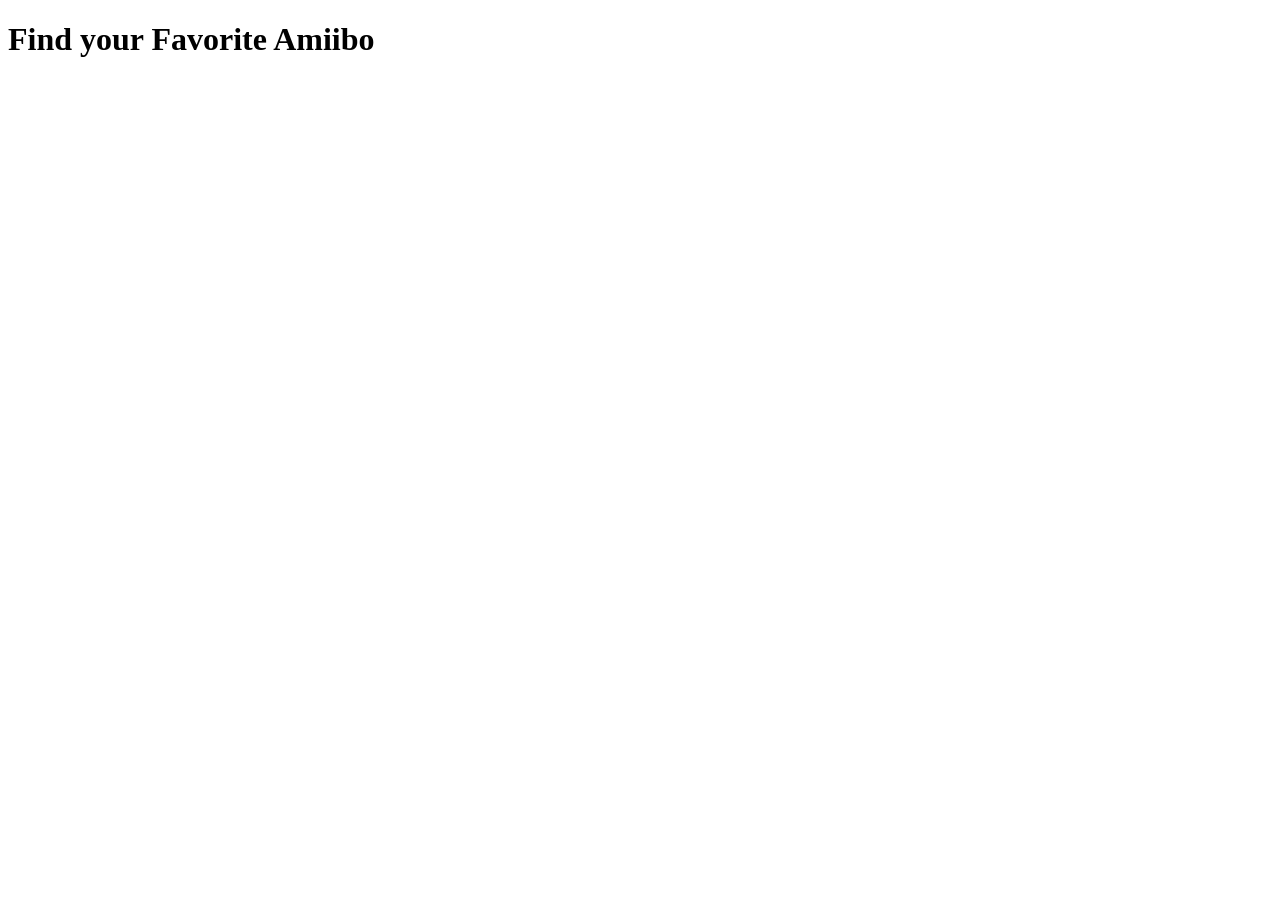
<file: HTML/index.html>
<!DOCTYPE html>
<html lang="en">
<head>
    <meta charset="UTF-8">
    <meta name="viewport" content="width=device-width, initial-scale=1.0">
    <title>Amiibo</title>
</head>
<body>
    <h1>Find your Favorite Amiibo</h1>
    
</body>
</html>
</file>
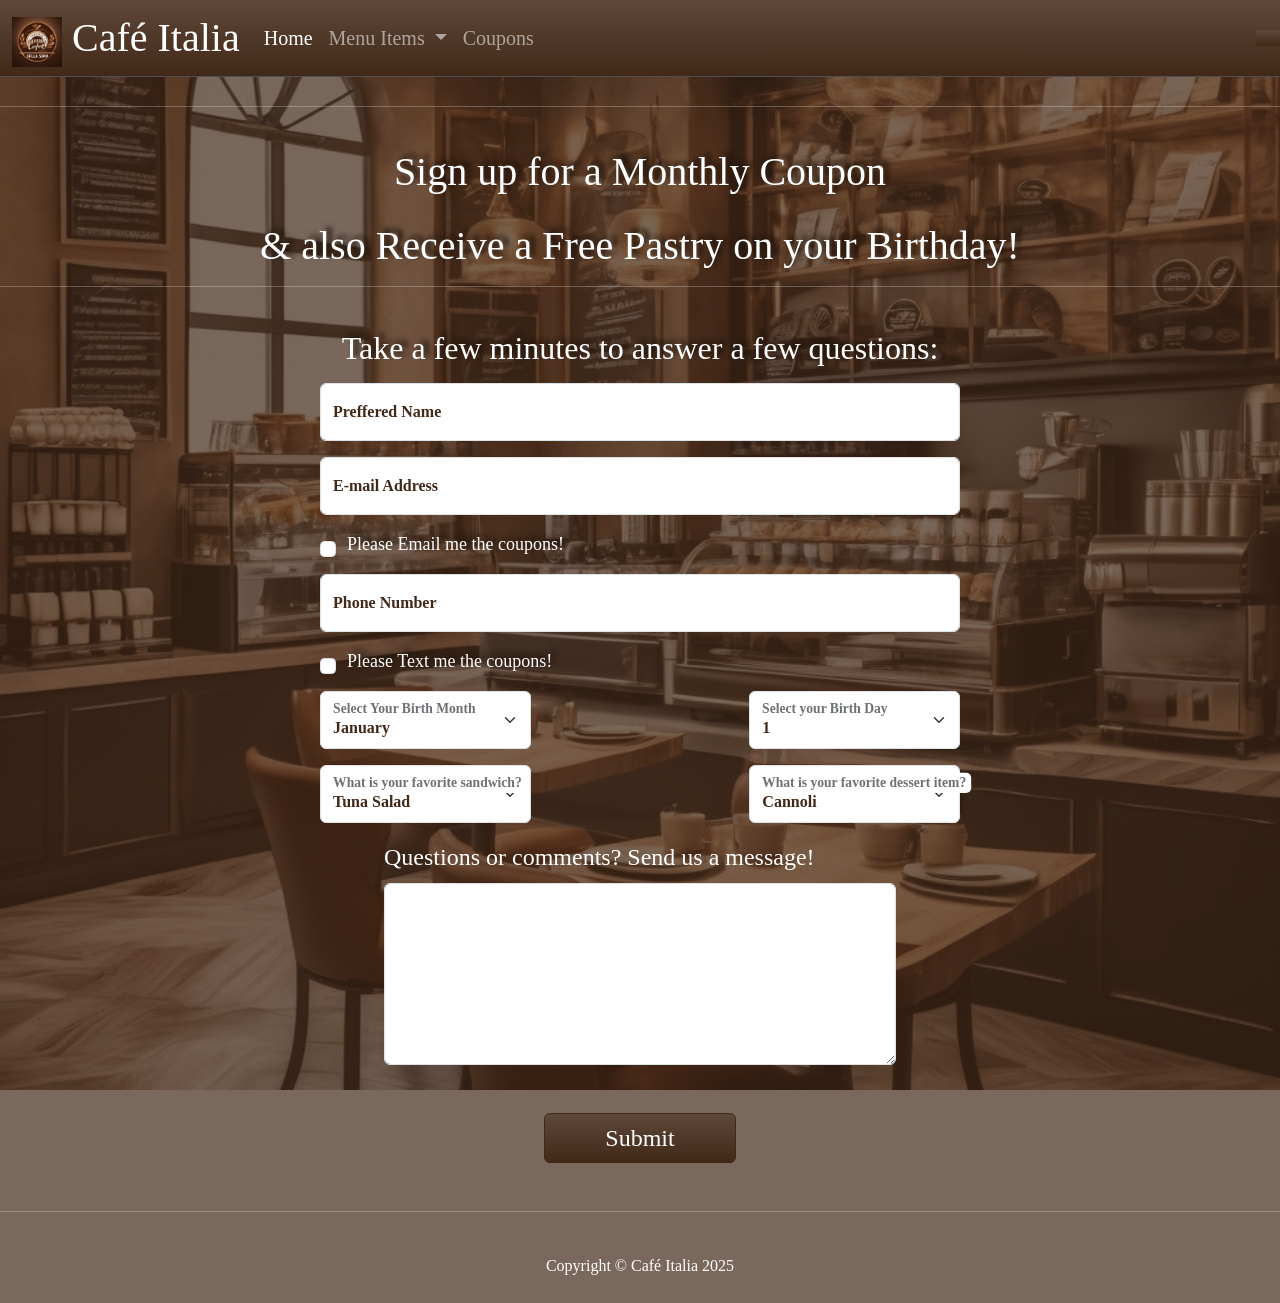
<file: Coupons.html>
<!DOCTYPE html>
<html lang="en">
<head>
    <meta charset="UTF-8">
    <meta name="viewport" content="width=device-width, initial-scale=1.0">
    <title>Café Italia Coupons</title>
    <link rel="preconnect" href="https://fonts.googleapis.com">
<link rel="preconnect" href="https://fonts.gstatic.com" crossorigin>
<link href="https://fonts.googleapis.com/css2?family=Poiret+One&display=swap" rel="stylesheet">
    <link href="https://cdn.jsdelivr.net/npm/bootstrap@5.3.3/dist/css/bootstrap.min.css" rel="stylesheet" integrity="sha384-QWTKZyjpPEjISv5WaRU9OFeRpok6YctnYmDr5pNlyT2bRjXh0JMhjY6hW+ALEwIH" crossorigin="anonymous">
<link rel="stylesheet" href="./CSS/styles.css">
</head>
<body>
<header>
  <nav class="navbar navbar-expand-sm bg-body-tertiary fs-5 bg-dark border-bottom border-body" data-bs-theme="dark">
    <div class="container-fluid">
      <div>
      <a class="navbar-brand fs-1" href="#">
        <img src="Images/other/Logo.jpg" alt="Logo" width="50" class="d-inline-block align-text-center">
        Café Italia
      </a>
      </div>
      <div class="collapse navbar-collapse" id="navbarNavDropdown">
        <ul class="navbar-nav" >
          <li class="nav-item">
            <a class="nav-link active" aria-current="page" href="index.html">Home</a>
          </li>
          <li class="nav-item dropdown">
            <a class="nav-link dropdown-toggle" href="#" role="button" data-bs-toggle="dropdown" aria-expanded="false">
              Menu Items
            </a>
            <ul class="dropdown-menu fs-5">
              <li><a class="dropdown-item" href="Menu.html">Beverages</a>
              <hr></li>
              <li><a class="dropdown-item" href="Menu.html#sandwiches">Deli Style Sandwiches</a>
              <hr></li>
              <li><a class="dropdown-item" href="Menu.html#desserts">Desserts & Pastries</a></li>
            </ul>
            <li class="nav-item">
              <a class="nav-link" href="Coupons.html">Coupons</a>
            </li>
        </ul>
      </div>
    </div>
    <div class="collapse" id="navbarToggleExternalContent" data-bs-theme="dark">
      <div class="bg-dark p-4">
        <a class="text-body-emphasis nav-link active" aria-current="page" href="index.html"><h6>Home</h6></a>
        <hr>
        <a class="text-body-emphasis dropdown-item" href="Menu.html"><h6>Beverages</h6></a>
        <hr>
        <a class="text-body-emphasis dropdown-item" href="Menu.html#sandwiches"><h6>Sandwiches</h6></a>
        <hr>
        <a class="text-body-emphasis dropdown-item" href="Menu.html#desserts"><h6>Desserts</h6></a>
        <hr>
        <a class="text-body-emphasis nav-link" href="Coupons.html"><h6>Coupons</h6></a>
        <hr>
      </div>
    </div>
    <nav class="navbar navbar-dark bg-dark">
      <div class="container-fluid trans">
        <button class="navbar-toggler" type="button" data-bs-toggle="collapse" data-bs-target="#navbarToggleExternalContent" aria-controls="navbarToggleExternalContent" aria-expanded="false" aria-label="Toggle navigation">
          <span class="navbar-toggler-icon"></span>
        </button>
      </div>
  </nav>
  </nav>
</header>
    <div class="shield">
<hr>
<h1 class="titles">Sign up for a Monthly Coupon</h1>
<h1 class="titles">& also Receive a Free Pastry on your Birthday!</h1>
<hr>
<h2 class="titles pb-3">Take a few minutes to answer a few questions:</h2>

<form action="https://formspree.io/f/mqaeeydb" method="post"> 
<div class="form-floating mb-3">
    <input type="Text" class="form-control" placeholder="Preffered name" required>
    <label>Preffered Name</label>
  </div>

  <div class="form-floating mb-3">
    <input type="Email" class="form-control" placeholder="email@gmail.com" required>
    <label>E-mail Address</label>
  </div>
  <div class="mb-3 form-check">
    <input type="checkbox" class="form-check-input"  name="accept-toc">
    <label class="form-check-label">Please Email me the coupons!</label>
  </div>

 <div class="form-floating mb-3">
    <input type="tel" class="form-control" placeholder="615-111-1111">
    <label>Phone Number</label>
  </div>
  <div class="mb-3 form-check">
    <input type="checkbox" class="form-check-input" name="accept-toc">
    <label class="form-check-label">Please Text me the coupons!</label>
  </div>

  <section>
    <div class="row g-2 mb-3">
      <div class="col-lg-4">
        <div class="form-floating">
          <select class="form-select">
            <option selected>January</option>
            <option class="form-select" value="1">February</option>
            <option class="form-select" value="2">March</option>
            <option class="form-select" value="3">April</option>
            <option class="form-select" value="4">May</option>
            <option class="form-select" value="5">June</option>
            <option class="form-select" value="6">July</option>
            <option class="form-select" value="7">August</option>
            <option class="form-select" value="8">September</option>
            <option class="form-select" value="9">October</option>
            <option class="form-select" value="10">November</option>
            <option class="form-select" value="11">December</option>
          </select>
          <label>Select Your Birth Month</label>
        </div>
      </div>
      <div class=" col-lg-4">
        <div class="form-floating">
          <select class="form-select">
            <option selected>1</option>
            <option class="form-select" value="1">2</option>
            <option class="form-select" value="2">3</option>
            <option class="form-select" value="3">4</option>
            <option class="form-select" value="4">5</option>
            <option class="form-select" value="5">6</option>
            <option class="form-select" value="6">7</option>
            <option class="form-select" value="7">8</option>
            <option class="form-select" value="8">9</option>
            <option class="form-select" value="9">10</option>
            <option class="form-select" value="10">11</option>
            <option class="form-select" value="11">12</option>
            <option class="form-select" value="12">13</option>
            <option class="form-select" value="13">14</option>
            <option class="form-select" value="14">15</option>
            <option class="form-select" value="15">16</option>
            <option class="form-select" value="16">17</option>
            <option class="form-select" value="17">18</option>
            <option class="form-select" value="18">19</option>
            <option class="form-select" value="19">20</option>
            <option class="form-select" value="20">21</option>
            <option class="form-select" value="21">22</option>
            <option class="form-select" value="22">23</option>
            <option class="form-select" value="23">24</option>
            <option class="form-select" value="24">25</option>
            <option class="form-select" value="25">26</option>
            <option class="form-select" value="26">27</option>
            <option class="form-select" value="27">28</option>
            <option class="form-select" value="28">29</option>
            <option class="form-select" value="29">30</option>
            <option class="form-select" value="30">31</option>
          </select>
          <label>Select your Birth Day</label>
        </div>
      </div>
    </div>
  </section>

  <Section>
  <div class="row g-2 mb-3">
    <div class="col-lg-4">
      <div class="form-floating">
        <select class="form-select">
          <option selected>Tuna Salad</option>
          <option class="form-select" value="1">Caprese</option>
          <option class="form-select" value="2">Italian Meats</option>
          <option class="form-select" value="3">Ham & Cheese</option>
          <option class="form-select" value="4">Meatball</option>
          <option class="form-select" value="5">Philly Cheese Steak</option>
        </select>
        <label>What is your favorite sandwich?</label>
      </div>
    </div>
    <div class="col-lg-4">
      <div class="form-floating">
        <select class="form-select">
          <option selected>Cannoli</option>
          <option class="form-select" value="1">Cherry Danish</option>
          <option class="form-select" value="2">Lemon Meringue</option>
          <option class="form-select" value="3">Strawberry Shortcake</option>
          <option class="form-select" value="4">Pecan Pie</option>
          <option class="form-select" value="5">Chocolate Danish</option>
        </select>
        <label>What is your favorite dessert item?</label>
      </div>
    </div>
  </div>
    </Section>

<section>
  <div class="mb-3 text-area">
    <label class="form-label">Questions or comments? Send us a message!</label>
    <textarea class="form-control" rows="7"></textarea>
  </div>
</section>

    <section>
      <div class="d-grid gap-2 col-lg-6 mx-auto my-5">
        <button type="submit" class="btn btn-primary">Submit</button>
      </div>
    </section>
  </form>
    <hr>
      <footer>
        Copyright &copy; Café Italia 2025
    </footer>
    <script src="https://cdn.jsdelivr.net/npm/bootstrap@5.3.3/dist/js/bootstrap.bundle.min.js" integrity="sha384-YvpcrYf0tY3lHB60NNkmXc5s9fDVZLESaAA55NDzOxhy9GkcIdslK1eN7N6jIeHz" crossorigin="anonymous"></script>
  
  </div>
</body>
</file>
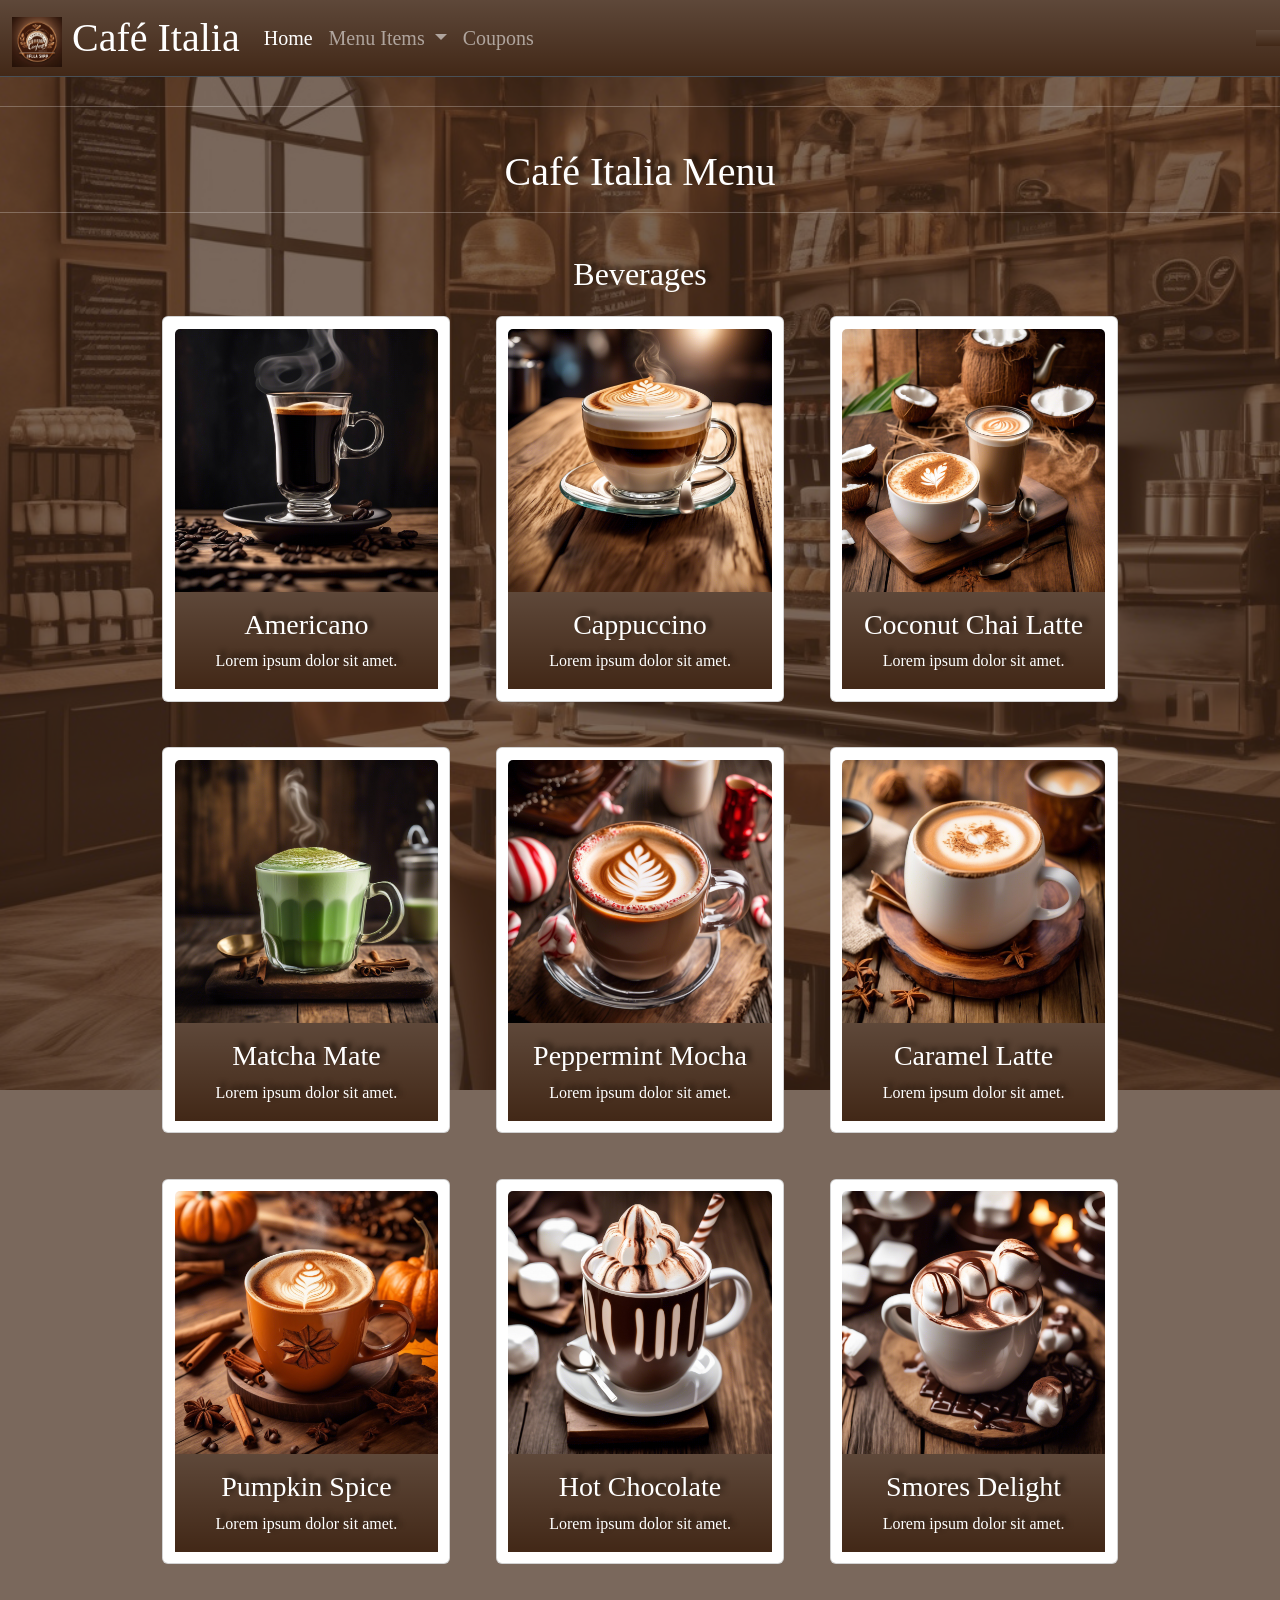
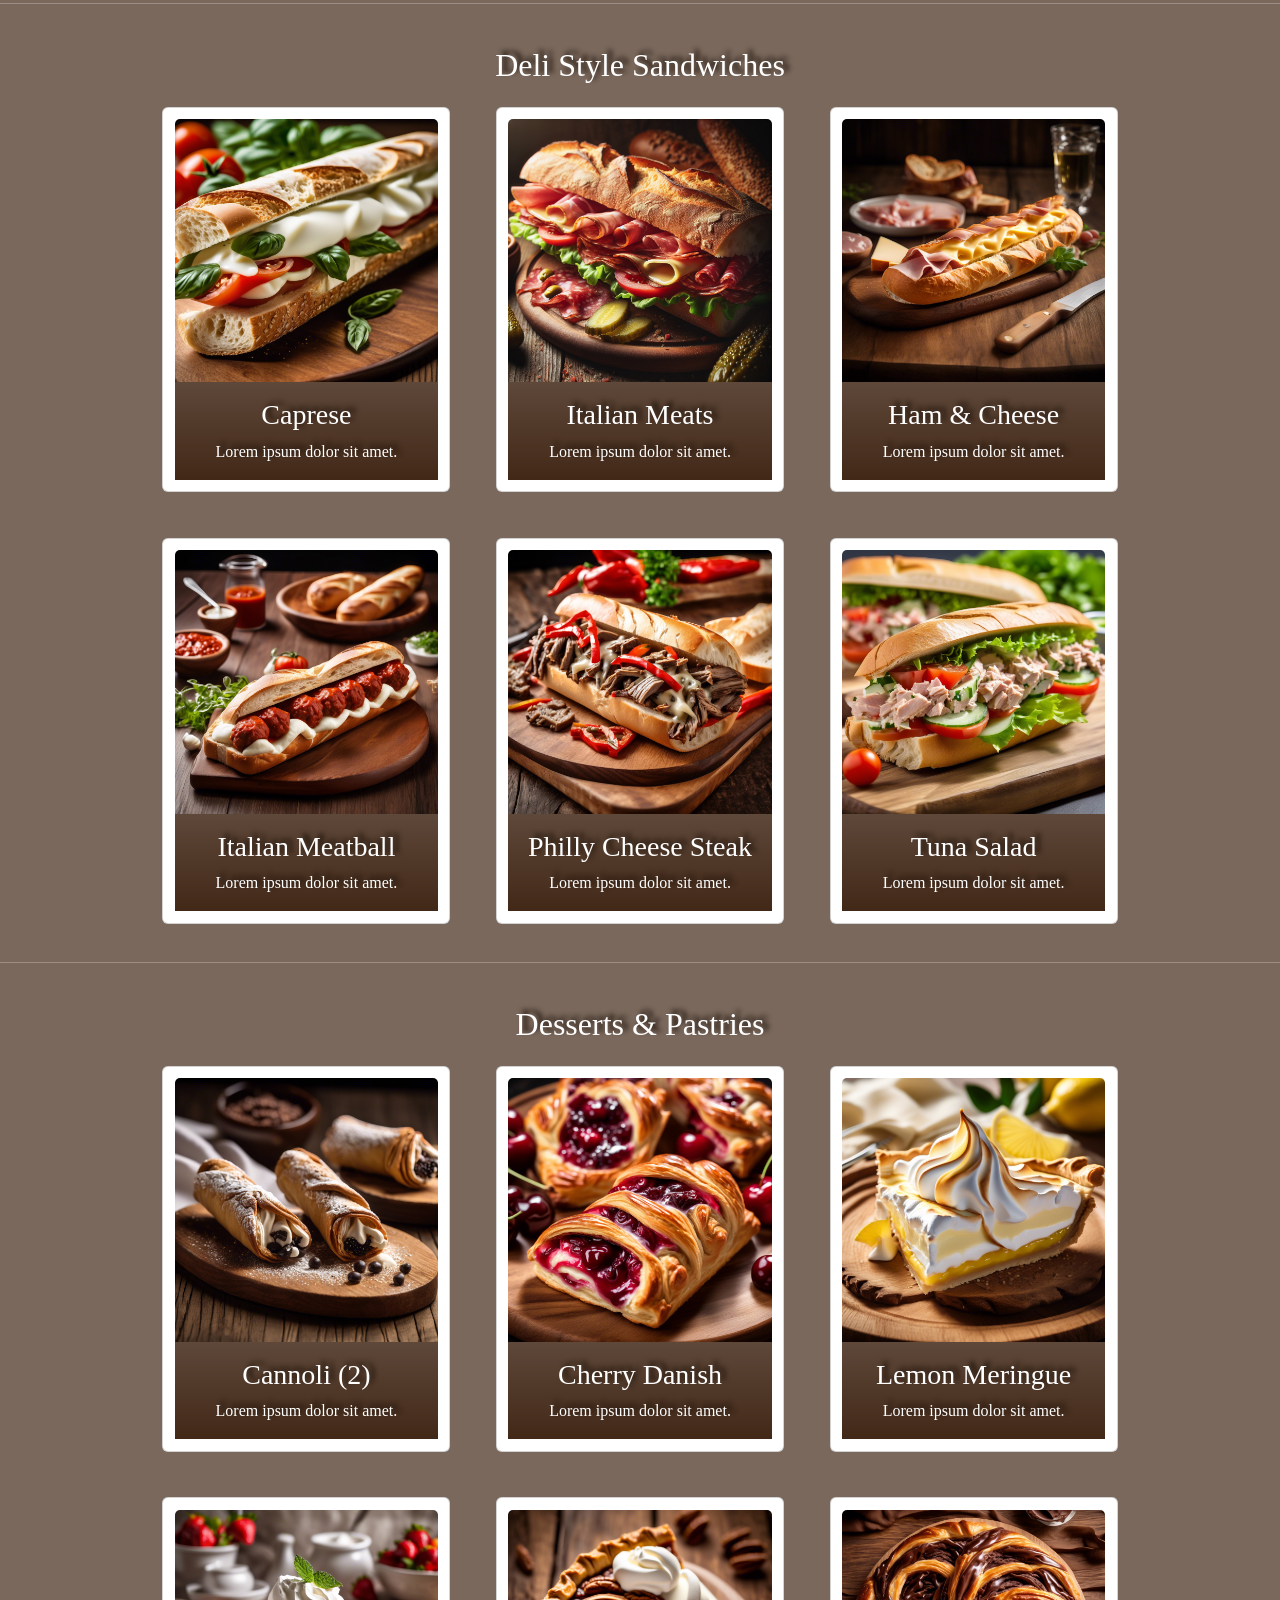
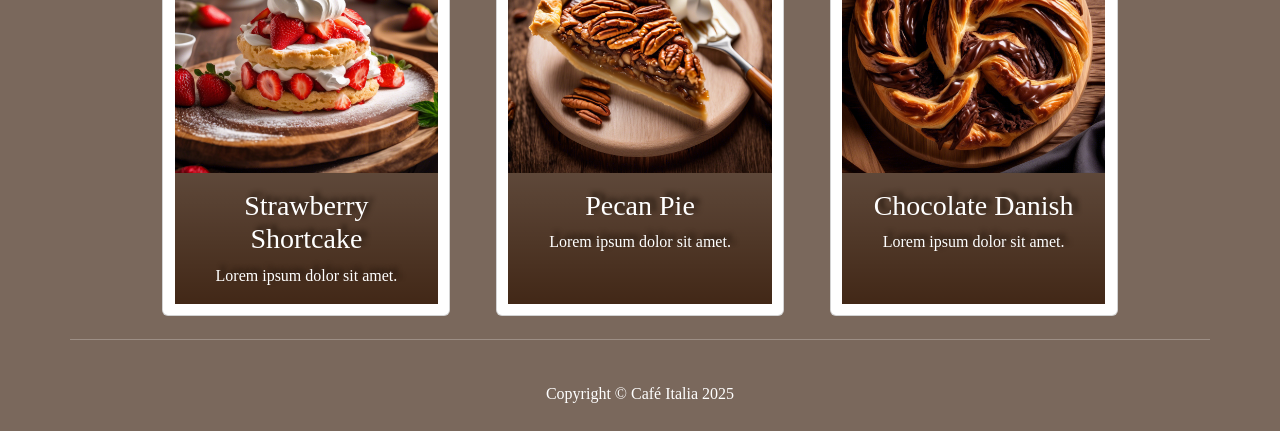
<file: Menu.html>
<!DOCTYPE html>
<html lang="en">
<head>
    <meta charset="UTF-8">
    <meta name="viewport" content="width=device-width, initial-scale=1.0">
    <title>Café Italia Menu</title>
    <link rel="preconnect" href="https://fonts.googleapis.com">
<link rel="preconnect" href="https://fonts.gstatic.com" crossorigin>
<link href="https://fonts.googleapis.com/css2?family=Poiret+One&display=swap" rel="stylesheet">
    <link href="https://cdn.jsdelivr.net/npm/bootstrap@5.3.3/dist/css/bootstrap.min.css" rel="stylesheet" integrity="sha384-QWTKZyjpPEjISv5WaRU9OFeRpok6YctnYmDr5pNlyT2bRjXh0JMhjY6hW+ALEwIH" crossorigin="anonymous">
<link rel="stylesheet" href="./CSS/styles.css">
</head>
<body>
    <header>
      <nav class="navbar navbar-expand-sm bg-body-tertiary fs-5 bg-dark border-bottom border-body" data-bs-theme="dark">
        <div class="container-fluid">
          <div>
          <a class="navbar-brand fs-1" href="#">
            <img src="Images/other/Logo.jpg" alt="Logo" width="50" class="d-inline-block align-text-center">
            Café Italia
          </a>
          </div>
          <div class="collapse navbar-collapse" id="navbarNavDropdown">
            <ul class="navbar-nav" >
              <li class="nav-item">
                <a class="nav-link active" aria-current="page" href="index.html">Home</a>
              </li>
              <li class="nav-item dropdown">
                <a class="nav-link dropdown-toggle" href="#" role="button" data-bs-toggle="dropdown" aria-expanded="false">
                  Menu Items
                </a>
                <ul class="dropdown-menu fs-5">
                  <li><a class="dropdown-item" href="Menu.html">Beverages</a>
                  <hr></li>
                  <li><a class="dropdown-item" href="Menu.html#sandwiches">Deli Style Sandwiches</a>
                  <hr></li>
                  <li><a class="dropdown-item" href="Menu.html#desserts">Desserts & Pastries</a></li>
                </ul>
                <li class="nav-item">
                  <a class="nav-link" href="Coupons.html">Coupons</a>
                </li>
            </ul>
          </div>
        </div>
        <div class="collapse" id="navbarToggleExternalContent" data-bs-theme="dark">
          <div class="bg-dark p-4">
            <a class="text-body-emphasis nav-link active" aria-current="page" href="index.html"><h6>Home</h6></a>
            <hr>
            <a class="text-body-emphasis dropdown-item" href="Menu.html"><h6>Beverages</h6></a>
            <hr>
            <a class="text-body-emphasis dropdown-item" href="Menu.html#sandwiches"><h6>Sandwiches</h6></a>
            <hr>
            <a class="text-body-emphasis dropdown-item" href="Menu.html#desserts"><h6>Desserts</h6></a>
            <hr>
            <a class="text-body-emphasis nav-link" href="Coupons.html"><h6>Coupons</h6></a>
            <hr>
          </div>
        </div>
        <nav class="navbar navbar-dark bg-dark">
          <div class="container-fluid trans">
            <button class="navbar-toggler" type="button" data-bs-toggle="collapse" data-bs-target="#navbarToggleExternalContent" aria-controls="navbarToggleExternalContent" aria-expanded="false" aria-label="Toggle navigation">
              <span class="navbar-toggler-icon"></span>
            </button>
          </div>
      </nav>
      </nav>
    </header>

    <div class="shield">
<hr>
<h1 class="titles">Café Italia Menu</h1>
<hr>
<h2 class="titles">Beverages</h2>

<div class="container">
  <div class="menu-item">
    <div class="row">

      <div class="card titles" style="width: 18rem;">
        <img src="./Images/beverages/Americano.jpg" class="card-img-top" alt="Americano">
        <div class="card-body">
          <h3>Americano</h3>
          <p class="card-text">Lorem ipsum dolor sit amet.</p>
        </div>
      </div>

      <div class="card titles" style="width: 18rem;">
        <img src="./Images/beverages/Capuchino.jpg" class="card-img-top" alt="Cappuccino">
        <div class="card-body">
          <h3>Cappuccino</h3>
          <p class="card-text">Lorem ipsum dolor sit amet.</p>
        </div>
      </div>

      <div class="card titles" style="width: 18rem;">
        <img src="./Images/beverages/Coconut-Chai.jpg" class="card-img-top" alt="Coconut-Chai">
        <div class="card-body">
          <h3>Coconut Chai Latte</h3>
          <p class="card-text">Lorem ipsum dolor sit amet.</p>
        </div>
      </div>

      <div class="card titles" style="width: 18rem;">
        <img src="./Images/beverages/Matcha.jpg" class="card-img-top" alt="Matcha">
        <div class="card-body">
          <h3>Matcha Mate</h3>
          <p class="card-text">Lorem ipsum dolor sit amet.</p>
        </div>
      </div>
      <div class="card titles" style="width: 18rem;">
        <img src="./Images/beverages/Peppermint.jpg" class="card-img-top" alt="Peppermint">
        <div class="card-body">
          <h3>Peppermint Mocha</h3>
          <p class="card-text">Lorem ipsum dolor sit amet.</p>
        </div>
      </div>

      <div class="card titles" style="width: 18rem;">
        <img src="./Images/beverages/Caramel-Latte.jpg" class="card-img-top" alt="Caramel-Latte">
        <div class="card-body">
          <h3>Caramel Latte</h3>
          <p class="card-text">Lorem ipsum dolor sit amet.</p>
        </div>
      </div>

      <div class="card titles" style="width: 18rem;">
        <img src="./Images/beverages/Pumpkin-Spice.jpg" class="card-img-top" alt="Pumpkin-Spice">
        <div class="card-body">
          <h3>Pumpkin Spice</h3>
          <p class="card-text">Lorem ipsum dolor sit amet.</p>
        </div>
      </div>

      <div class="card titles" style="width: 18rem;">
        <img src="./Images/beverages/Hot-Chocolate.jpg" class="card-img-top" alt="Hot-Chocolate">
        <div class="card-body">
          <h3>Hot Chocolate</h3>
          <p class="card-text">Lorem ipsum dolor sit amet.</p>
        </div>
      </div>

      <div class="card titles" style="width: 18rem;">
        <img src="./Images/beverages/Smores.jpg" class="card-img-top" alt="smores">
        <div class="card-body">
          <h3>Smores Delight</h3>
          <p class="card-text" id="sandwiches">Lorem ipsum dolor sit amet.</p>
        </div>
      </div>
    </div>
  </div>
</div> 
      <hr>

      <h2 class="titles">Deli Style Sandwiches</h2>

<div class="container">
  <div class="menu-item">
    <div class="row">

      <div class="card titles" style="width: 18rem;">
        <img src="./Images/sandwiches/caprese.jpg" class="card-img-top" alt="caprese">
        <div class="card-body">
          <h3>Caprese</h3>
          <p class="card-text">Lorem ipsum dolor sit amet.</p>
        </div>
      </div>

      <div class="card titles" style="width: 18rem;">
        <img src="./Images/sandwiches/italian.jpg" class="card-img-top" alt="italian">
        <div class="card-body">
          <h3>Italian Meats</h3>
          <p class="card-text">Lorem ipsum dolor sit amet.</p>
        </div>
      </div>

      <div class="card titles" style="width: 18rem;">
        <img src="./Images/sandwiches/ham.jpg" class="card-img-top" alt="Ham">
        <div class="card-body">
          <h3>Ham & Cheese</h3>
          <p class="card-text">Lorem ipsum dolor sit amet.</p>
        </div>
      </div>

      <div class="card titles" style="width: 18rem;">
        <img src="./Images/sandwiches/meatball.jpg" class="card-img-top" alt="Meatball">
        <div class="card-body">
          <h3>Italian Meatball</h3>
          <p class="card-text">Lorem ipsum dolor sit amet.</p>
        </div>
      </div>
      <div class="card titles" style="width: 18rem;">
        <img src="./Images/sandwiches/philly.jpg" class="card-img-top" alt="Philly">
        <div class="card-body">
          <h3>Philly Cheese Steak</h3>
          <p class="card-text">Lorem ipsum dolor sit amet.</p>
        </div>
      </div>

      <div class="card titles" style="width: 18rem;">
        <img src="./Images/sandwiches/tuna.jpg" class="card-img-top" alt="Tuna">
        <div class="card-body">
          <h3>Tuna Salad</h3>
          <p class="card-text" id="desserts">Lorem ipsum dolor sit amet.</p>
        </div>
      </div>
    </div>
  </div>
</div>
      <hr>

      <h2 class="titles">Desserts & Pastries</h2>

      <div class="container">
        <div class="menu-item">
          <div class="row">
      
            <div class="card titles" style="width: 18rem;">
              <img src="./Images/pastries/Cannoli.jpg" class="card-img-top" alt="Cannoli">
              <div class="card-body">
                <h3>Cannoli (2)</h3>
                <p class="card-text">Lorem ipsum dolor sit amet.</p>
              </div>
            </div>
      
            <div class="card titles" style="width: 18rem;">
              <img src="./Images/pastries/Cherry.jpg" class="card-img-top" alt="Cherry">
              <div class="card-body">
                <h3>Cherry Danish</h3>
                <p class="card-text">Lorem ipsum dolor sit amet.</p>
              </div>
            </div>
      
            <div class="card titles" style="width: 18rem;">
              <img src="./Images/pastries/Lemon.jpg" class="card-img-top" alt="Lemon">
              <div class="card-body">
                <h3>Lemon Meringue</h3>
                <p class="card-text">Lorem ipsum dolor sit amet.</p>
              </div>
            </div>
      
            <div class="card titles" style="width: 18rem;">
              <img src="./Images/pastries/Strawberry.jpg" class="card-img-top" alt="Strawberry">
              <div class="card-body">
                <h3>Strawberry Shortcake</h3>
                <p class="card-text">Lorem ipsum dolor sit amet.</p>
              </div>
            </div>
            <div class="card titles" style="width: 18rem;">
              <img src="./Images/pastries/Pecan.jpg" class="card-img-top" alt="Pecan">
              <div class="card-body">
                <h3>Pecan Pie</h3>
                <p class="card-text">Lorem ipsum dolor sit amet.</p>
              </div>
            </div>
      
            <div class="card titles" style="width: 18rem;">
              <img src="./Images/pastries/Chocolate.jpg" class="card-img-top" alt="Chocolate">
              <div class="card-body">
                <h3>Chocolate Danish</h3>
                <p class="card-text">Lorem ipsum dolor sit amet.</p>
              </div>
            </div>
      
            <hr>
    </div>
  </div>
</div>
      <footer>
        Copyright &copy; Café Italia 2025
    </footer>
    <script src="https://cdn.jsdelivr.net/npm/bootstrap@5.3.3/dist/js/bootstrap.bundle.min.js" integrity="sha384-YvpcrYf0tY3lHB60NNkmXc5s9fDVZLESaAA55NDzOxhy9GkcIdslK1eN7N6jIeHz" crossorigin="anonymous"></script>
  
  </div>
</body>
</file>
<file: CSS/styles.css>
body {
    background-image: url(/Images/other/Italia1.jpg);
    background-repeat: no-repeat;
    background-position: center;
    background-attachment: fixed;
    background-size: cover;
    font-family: "poiret One, serif";
    overflow-x: hidden;
}

.navbar {
    background-color: rgb(66, 40, 23) !important;
    background-image: var(--bs-gradient);
    font-family: "poiret One, serif";
}

.dropdown-menu, .bg-dark {
    background-color: rgb(66, 40, 23) !important;
    background-image: var(--bs-gradient);
}

hr {
    color: white;
}

.shield {
    background-color: rgba(66, 40, 23, 0.70);
    background-attachment: fixed;
    background-size: cover;
    padding-top: 1%;    
}

.carousel {
    width: 65%;
    height:20%;   
    margin: auto;
    padding-top: 1%;
}

.titles {
    color: white;
    margin: auto;
    padding-top: 2%;
    text-align: center;
    text-shadow: 5px -4px 5px rgb(29, 18, 10);

}

fieldset {
    padding: 20px;
    border: solid 5px white;
    border-radius: 10px;
    background-color: rgb(66, 40, 23);
    background-image: var(--bs-gradient);
    margin: auto;

}

.about {
    width: 65%;
}

.row {
    justify-content: center;
}

.card {
    margin: 2%;
    padding: 1%;
}

.card-body {
    background-color: rgb(66, 40, 23) !important;
    background-image: var(--bs-gradient); 
}

footer {
    text-align: center;
    color: white;
    padding: 2%;
}

.container-map {
    align-items: center;
}

iframe {
filter: invert(90%);
}


.titles-hours {
    color: white;
    text-align: center;
    text-shadow: 5px -4px 5px rgb(29, 18, 10);
    font-size: large;
}

.underline {
    text-decoration: underline;
}

.form-floating {
    display: flex;
    width: 50%;
    margin: auto;
    color: rgb(66, 40, 23);
    font-weight: bolder;   
}

.form-check {
    color:white;
    text-shadow: 5px -4px 5px rgb(29, 18, 10);
    font-size: large;
    margin-left: 25%;

}

input[type="checkbox"] {
    margin: 10px;
    padding: 7px;
    appearance: none;
    height: 5px;
    width: 5px;
    cursor: pointer;
}

input[type="checkbox"]:hover {
    background-color: rgb(66, 40, 23);
}

 input[type="checkbox"]:checked {
    background-color: rgb(66, 40, 23);
    border: solid white 1px;
}

.form-select {
    color: rgb(66, 40, 23);
    font-weight: bolder;
}

.text-area {
width: 40%;
margin:auto;
color: white;
}

.form-label {
    font-size: x-large;
}

.btn-primary {
    background-color: rgb(66, 40, 23) !important;
    background-image: var(--bs-gradient);
    border-color: rgb(66, 40, 23) !important;
    font-family: "poiret One, serif";
    font-size: x-large;
    width: 30%;
    margin: auto;
}
.btn-primary :hover {
    font-weight: bolder;
}
</file>
